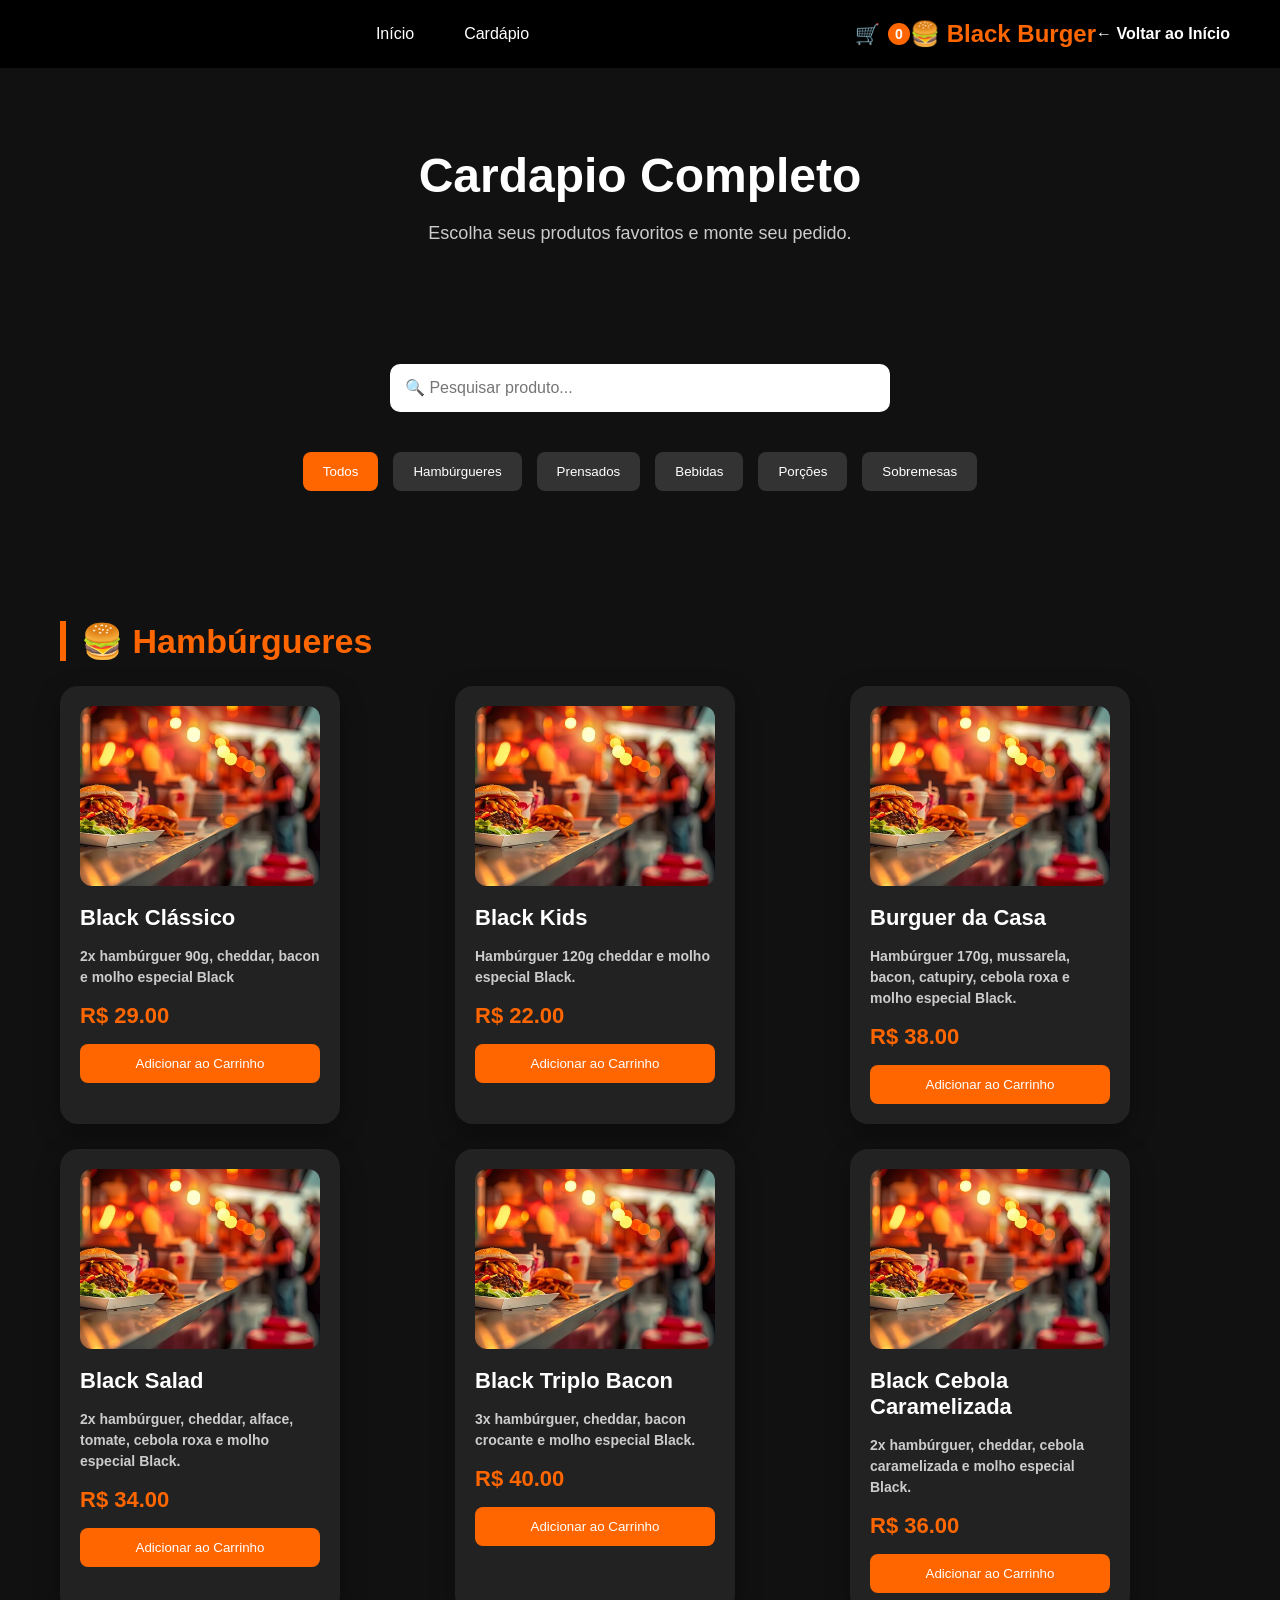
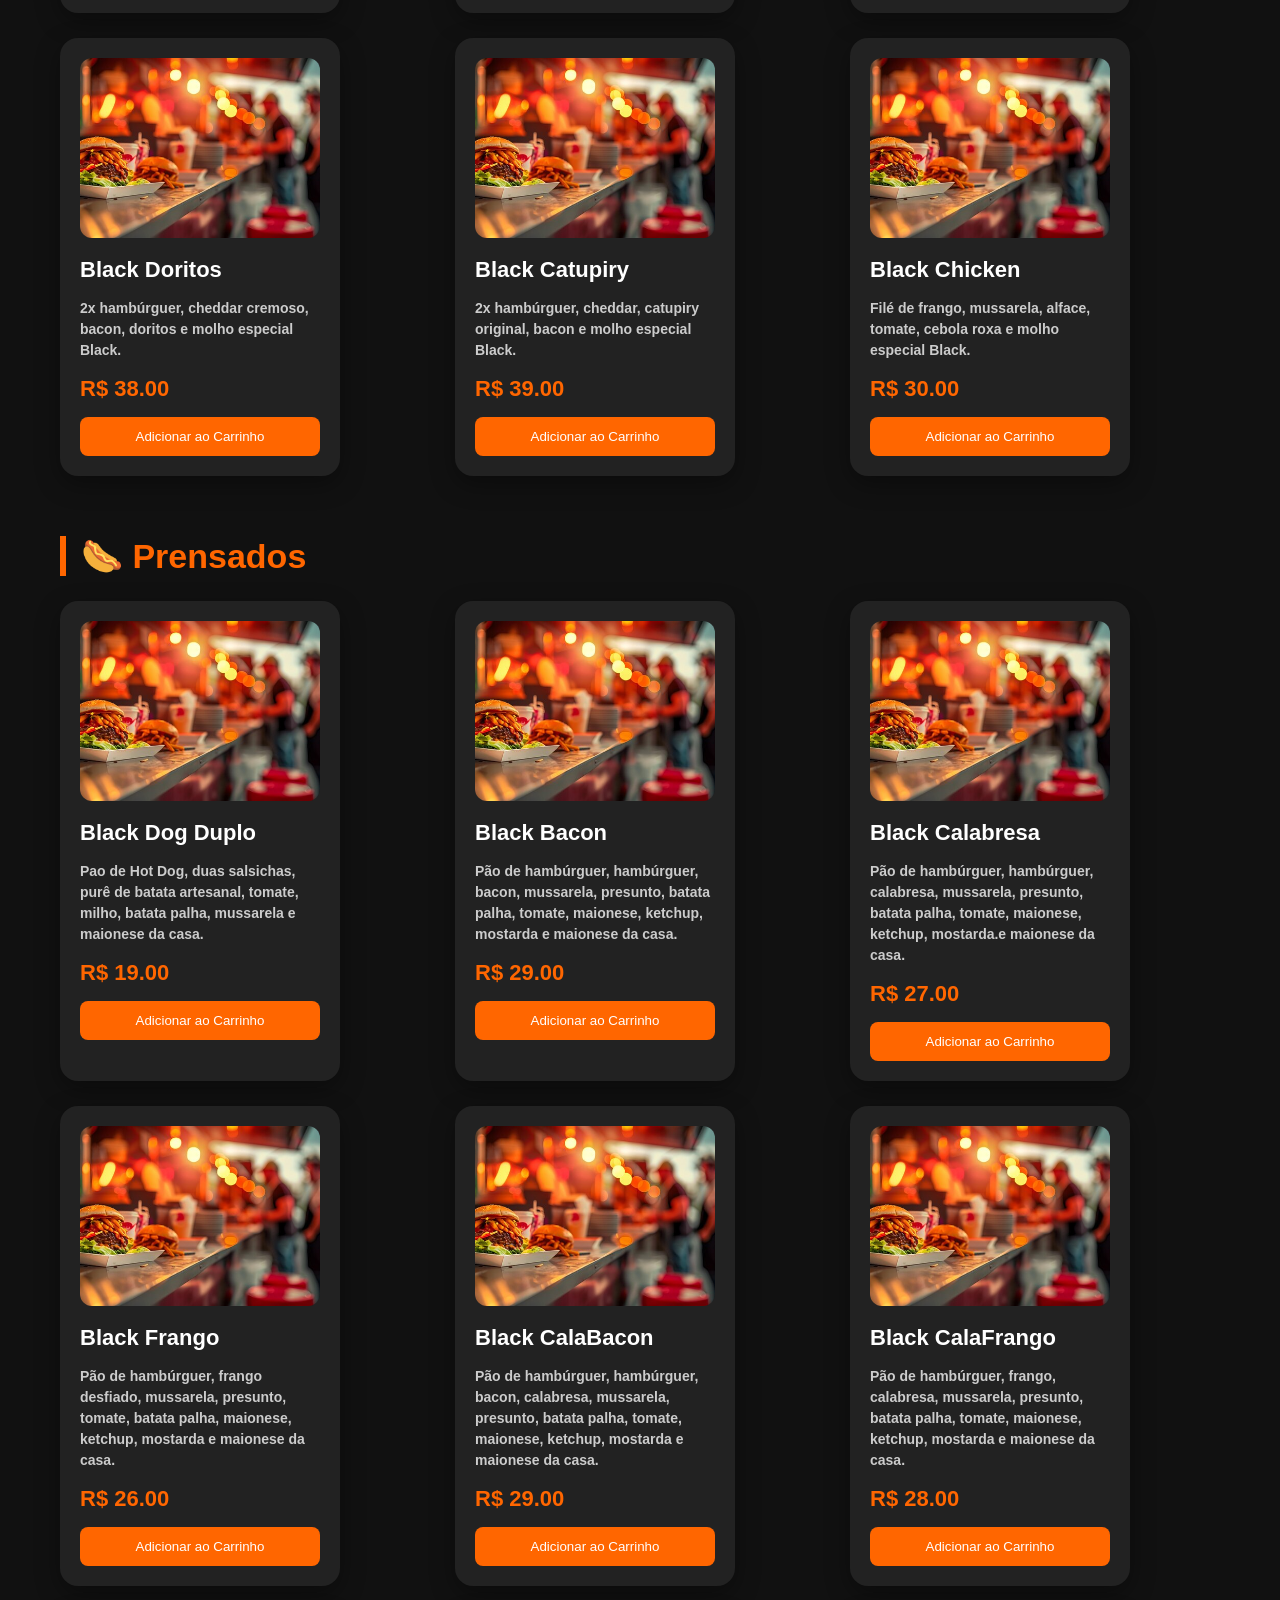
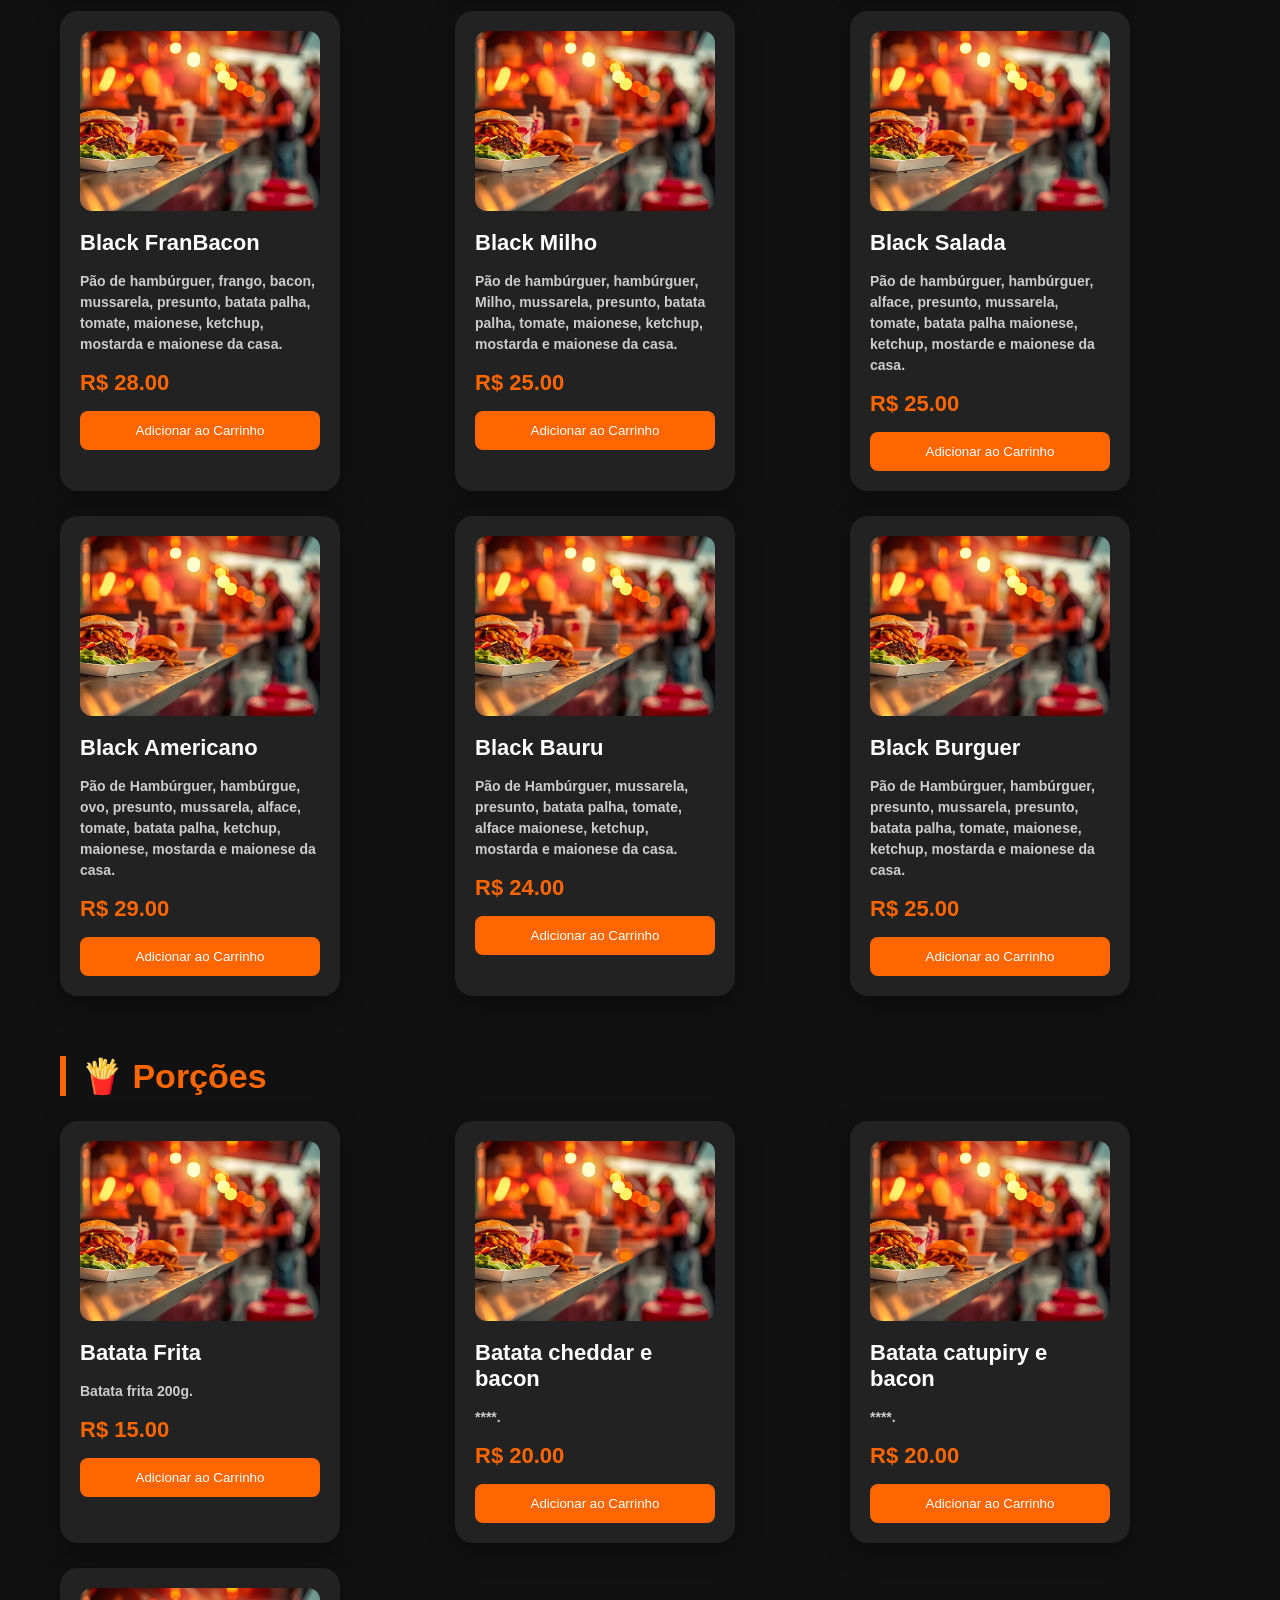
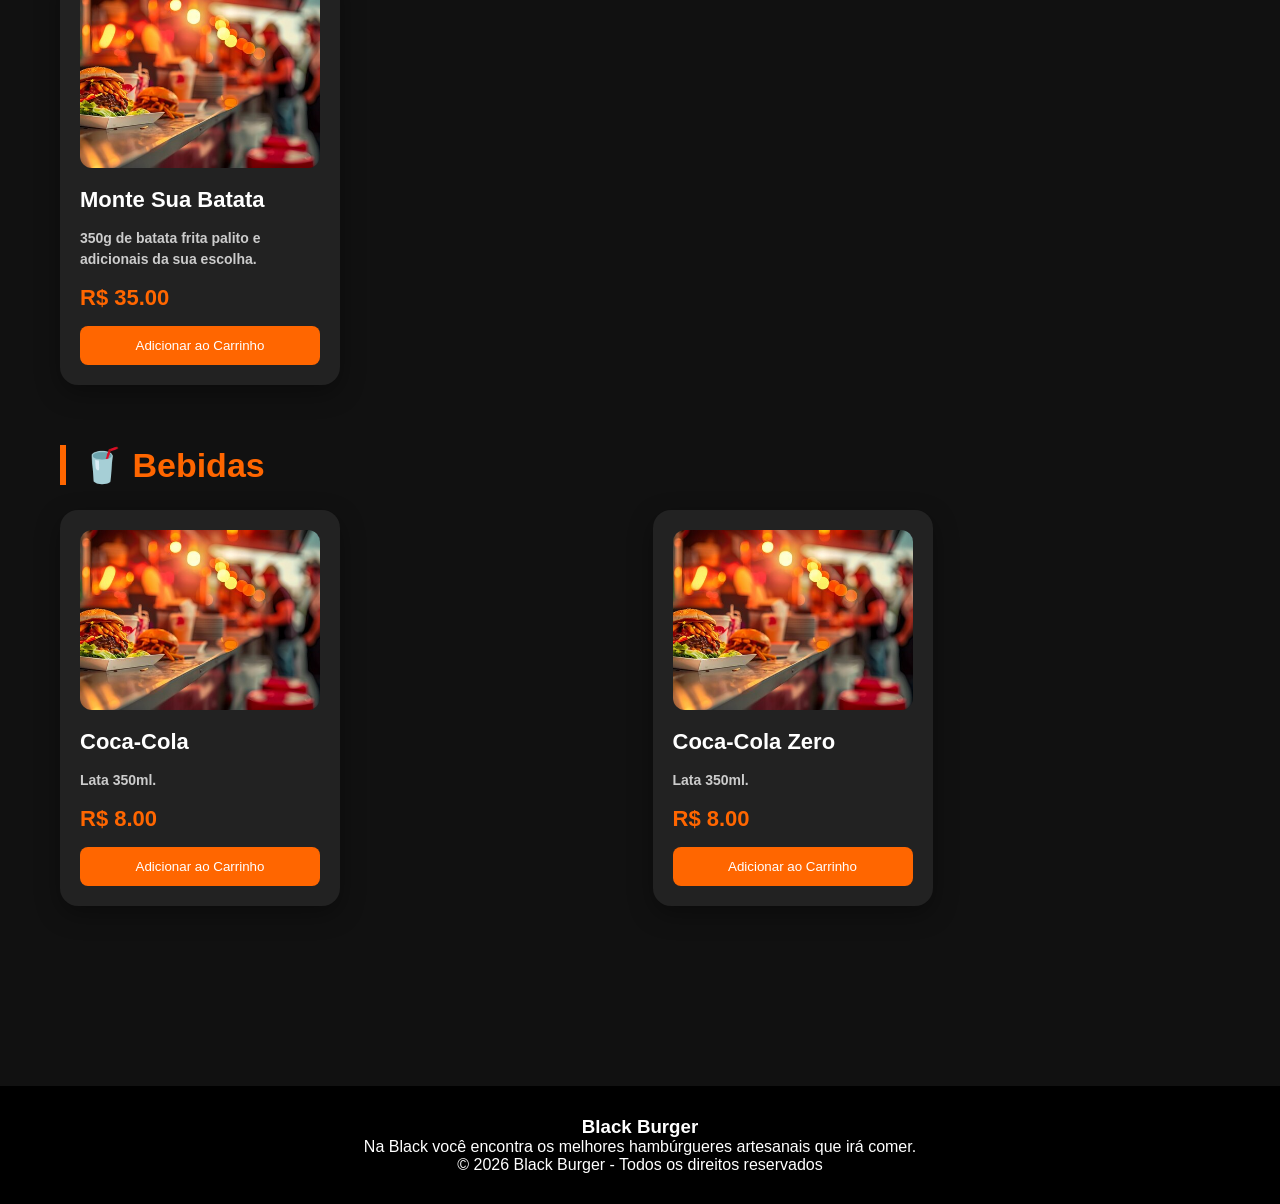
<file: cardapio.html>
<!DOCTYPE html>
<html lang="pt-BR">
<head>
  <meta charset="UTF-8">
  <title>Cardápio - Black Burger</title>
  <link rel="stylesheet" href="css/style.css">
  <link rel="stylesheet" href="css/cardapio.css">
  <link rel="stylesheet" href="css/responsivo.css">
</head>

<body>

  <nav class="navbar-cardapio">

     <ul class="nav-menu">
    <li><a href="index.html">Início</a></li>
    <li><a href="#">Cardápio</a></li>
  </ul>

  <div class="carrinho">
            🛒 <span>0</span>

  </div>
  
    <h2>🍔 Black Burger</h2>
  <a href="index.html" class="voltar">
     ← Voltar ao Início
  </a>

  </nav>

  <div id="overlay" class="overlay">
    <div class="painel-carrinho">

        <div class="topo-carrinho">
            <h2>Seu Carrinho</h2>

            <button id="fecharCarrinho">
                ✖
            </button>

        </div>

        <div id="lista-carrinho">
        </div>

        <h3 id="total">
            Total: R$ 0,00
        </h3>

        <button id="limparCarrinho">
             🗑 Esvaziar Carrinho
        </button>

        <button id="finalizarPedido">
            Finalizar Pedido
        </button>

    </div>
</div>

<!-- MODAL PARA FORMULARIO DO PEDIDO-->

<div id="modalPedido" class="modal-pedido">
    <div class="conteudo-modal">
        <div class="topo-modal">

            <h2>Finalizar Pedido</h2>

            <button id="fecharModalPedido">
                ✖
            </button>

        </div>

        <div class="formulario">

            <input
            type="text"
            id="nomeCliente"
            placeholder="Nome">

            <input
            type="text"
            id="telefoneCliente"
            placeholder="Telefone">


            <div class="tipo-pedido">

    <label>
        <input type="radio" name="tipoPedido" value="Entrega" checked>
        🚚 Entrega
    </label>

    <label>
        <input type="radio" name="tipoPedido" value="Retirada">
        🏪 Retirada
    </label>

</div>

<div id="dadosEntrega">

<input
type="text"
id="enderecoCliente"
placeholder="Endereço">

<input
type="text"
id="numeroCliente"
placeholder="Número">

<input
type="text"
id="complementoCliente"
placeholder="Complemento">

</div>

            <select id="pagamentoCliente">

                <option value="">
                    Forma de pagamento
                </option>

                <option>
                    Pix
                </option>

                <option>
                    Cartão
                </option>

                <option>
                    Dinheiro
                </option>

            </select>

            <textarea
            id="observacaoCliente"
            placeholder="Observações"></textarea>

            <button id="enviarPedido">
                Enviar Pedido
            </button>

        </div>
    </div>
</div>

  <header class="hero-cardapio">

  <h1>Cardapio Completo</h1>
  <p> Escolha seus produtos favoritos e monte seu pedido.</p>

  </header>

<section class="pesquisa">

  <input
  type="text"
  id="pesquisa"
  placeholder="🔍 Pesquisar produto..."
  >

</section>

<section class="filtros">

    <button class="filtro ativo" data-categoria="todos">
        Todos
    </button>

    <button class="filtro" data-categoria="hamburguer">
        Hambúrgueres
    </button>

    <button class="filtro" data-categoria="prensado">
        Prensados
    </button>

    <button class="filtro" data-categoria="bebida">
        Bebidas
    </button>

    <button class="filtro" data-categoria="porcao">
        Porções
    </button>

    <button class="filtro" data-categoria="sobremesa">
        Sobremesas
    </button>

</section>

<main>

  <div id="produtos"> </div>
  
</main>

<div id="toast" class="toast">
  Produto adicionado ao carrinho!
</div>

<div id="modalCombo" class="modal-combo">
    <div class="modal-conteudo">
        <h2 id="tituloCombo"></h2>
        <p>Escolha como deseja seu pedido:</p>

        <button id="btnLanche" class="btn-opcao">
            🍔 Apenas Lanche
        <small id="precoLanche"></small>
    </button>

   <button id="btnCombo" class="btn-opcao destaque">
    🍟 Combo ⭐
    <small>
        Acompanha Batata Frita + Refrigerante
    </small>
    <small id="precoCombo"></small>
</button>

        <button id="fecharModalCombo" class="btn-fechar">
            Cancelar
        </button>

    </div>

</div>

<footer>

  <h3>Black Burger</h3>


  <p>Na Black você encontra os melhores hambúrgueres artesanais que irá comer.</p>
  

  <p>
© 2026 Black Burger - Todos os direitos reservados
</p>
</footer>

<script src="js/produtos.js"></script>
<script src="js/toast.js"></script>
<script src="js/carrinho.js"></script>
<script src="js/cardapio.js"></script>


</body>
</html>
</file>
<file: css/style.css>
* {
      margin: 0;
      padding: 0;
      box-sizing: border-box;
      font-family: 'Poppins', sans-serif;
    }

   body {
    background: #111;
  color: white;
} 

    nav{
  display: flex;
  justify-content: space-between;
  align-items: center;

  padding: 20px 50px;

  background: rgba(0,0,0,0.7);
  position: fixed;
  width: 100%;
  z-index: 1000;
}

.nav-menu{
  display: flex;
  justify-content: center;
  align-items: center;
  gap: 50px;
  list-style: none;
  flex: 1;
}

.carrinho{
  display: flex;
  align-items: center;
  gap: 8px;
  font-size: 20px;
  cursor: pointer;
}

.carrinho span{
    background:#ff6600;
    color:white;
    width:22px;
    height:22px;
    border-radius:50%;
    display:flex;
    justify-content:center;
    align-items:center;
    font-size:14px;
    font-weight:bold;
}

nav a{
  color: white;
  text-decoration: none;
}
    
    .hero {
      height: 100vh;
      background: 
    linear-gradient(rgba(0,0,0,0.6), rgba(0,0,0,0.6)),
   url('../imagens/logo.jpeg') no-repeat center/cover;
      text-align: center;
      padding-top: 100px;
      display: flex;
      flex-direction: column;
      justify-content: center;
      align-items: center;
    }

    .hero h1 {
      font-size: 5rem;
      margin-bottom: 20px;
    }

    .hero p{
      font-size:1.2rem;
      max-width: 600px;
      line-height: 1.6;
      margin-bottom: 40px;
    }

    .hero-info{
      margin-bottom:40px;
      color: #ffcc66;
      font-size: 18px;
      font-weight: 600;
    }

.diferenciais{
  padding: 80px 20px;
  text-align: center;
  background: #181818;
}

.diferenciais h2{
  font-size: 2.5rem;
  margin-bottom: 50px;
}

.cards-diferenciais{
  display: flex;
  justify-content: center;
  gap: 30px;
  flex-wrap: wrap;
}

.card-diferencial{
  background: #222;
  padding: 30px;
   width: 300px;
  transition: .3s;
  border-radius: 15px;
}

.card-diferencial:hover{
  transform: translateY(-8px);
}

.card-diferencial h3{
  font-size: 45px;
  margin-bottom: 20px;
}

.card-diferencial h4{
  color: #ff6600;
  margin-bottom: 15px;
  font-size: 22px;
}

.card-diferencial p{
  color: #ccc;
  line-height: 1.6;
}

    .sobre {
      text-align: center;
      padding: 50px 20px;
    }

    .sobre h2 {
      font-size: 2.5rem;
      margin-bottom: 10px ;
    }
   
.cardapio {
  text-align: center;
  padding: 50px 20px;
  margin-top: 40px;
}

.btn:hover{
   transform: translateY(-2px) scale(1.03);
    background:#ff8533;
    box-shadow:0 8px 18px rgba(255,102,0,.35);
}

   .btn{
    display: inline-block;
    background: #ff6600;
    color: white;
    padding: 18px 45px;
    border-radius: 10px;
    text-decoration: none;
    font-weight: bold;
    transition: 0.3s;
    box-shadow: 0 8px 20px rgba(255,102,0,.4);
    letter-spacing:1px;
} 
.btn-card:hover{
  background: #ff8533;
  transform:translateY(-3px);
}

    .destaques {
      padding: 80px 20px;
      text-align: center;
    }

    .destaques h2 {
      margin-bottom: 20px;
    }

    .descricao{
      color: #ccc;
      font-size:14px;
      margin: 15px 0;
      line-height: 1.5;
    }

    .preco{
      color: #ff6600;
      font-size: 22px;
      font-weight: bold;
    }

    .btn-card{
      background:#ff6600;
      color: white;
      padding:12px;
      border: none;
      border-radius:8px;
      cursor: pointer;
      width:100%;
      margin-top:15px;
      transition:.3s;
    }

    .avaliacao{
      color: #FFD700;
      font-size: 18px;
      margin-top: 12px;
    
    }
    .cards {
      display: flex;
      flex-wrap: wrap;
      justify-content: center;
      gap: 20px;
    }

    .card {
      background: #222;
      padding: 20px;
      border-radius: 18px;
      width: 280px;
      transition: .3s;
      overflow: hidden;
      box-shadow: 0 8px 25px rgba(0,0,0,.35);
    }

    .card h3{
      margin: 15px 0 8px;
      font-size: 22px;
    }

    .card p{
      font-weight: bold;
    }

    
    .card img {
      width: 100%;
      border-radius: 12px;
       height: 180px;
       object-fit: cover;
       transition: .4s;
    }

    .card:hover img{
      transform: scale(1.05);
    }

    .card:hover{
  transform: translateY(-5px);
}

.painel-carrinho{
    width:420px;
    height:100vh;
    max-width:100%;
    background:#1b1b1b;
    color: white;
    display:flex;
    flex-direction:column;
    transform: translateX(100%);
    transition: .35s;
    box-shadow:-5px 0 20px rgba(0,0,0,.4);
}

#total{
  color:white;
}

.overlay.ativo .painel-carrinho{
    transform:translateX(0);
}

.topo-carrinho{
    display:flex;
    justify-content:space-between;
    align-items:center;
    padding:20px;
    border-bottom: 1px solid #333;
}

.topo-carrinho h2{
  margin: 0;
}

.painel-carrinho h2{
  color: #ff6600;
}

#fecharCarrinho{
    background:none;
    border:none;
    font-size:24px;
    cursor:pointer;
    transition:.3s;
    position: relative;
    z-index:99999;
}

#fecharCarrinho:hover{
    transform:rotate(90deg);
}

#lista-carrinho{
  flex:1;
  overflow-y:auto ;
  padding:20px;
}

#total{
    padding:15px 20px;
    border-top:1px solid #ddd;
    font-size:20px;
    font-weight:bold;
}

#finalizarPedido{
  width:calc(100% - 40px);
  margin: 20px;
  border-radius: 10px;
  transition: .3s ease;
  color: white;
  background-color: #ff6600;
  cursor: pointer;
  border:none;
  margin-top: 15px;
  padding: 12px 18px;
  font-size: 14px;
  font-weight: bold;
  box-shadow: 0 4px 10px rgba(0,0,0,0.3);
}

#finalizarPedido:hover {
  transform: translateY(-4px);
  background-color: #ff7b26;
  box-shadow:0 8px 18px rgba(255,102,0,.45);
}

#finalizarPedido:active{
  transform: scale(.97);
}

.escondido{
  display:none;
}

#total{
 padding:20px;
 font-size:22px;
 color:#fff;   
 border-top:1px solid #333;
 font-weight:bold;
}

.controle-quantidade{
    display:flex;
    justify-content:center;
    align-items:center;
    gap:12px;
    margin:15px 0;
}

.controle-quantidade button{
    width:35px;
    height:35px;
    border:none;
    border-radius:8px;
    background:#ff6600;
    color:white;
    cursor:pointer;
    font-size:18px;
}

.controle-quantidade span{
    font-size:18px;
    font-weight:bold;
    min-width:20px;
    text-align:center;
}

.remover{
    width:100%;
    margin-top:12px;
    padding:10px;
    background:#c0392b;
    border:none;
    color:white;
    border-radius:8px;
    cursor:pointer;
    transition:.3s;
}

.remover:hover{
    background:#e74c3c;
}

    footer {
      text-align: center;
      padding: 30px;
      background: #000;
      margin-top: 50px;
    }

    #toast{
    position: fixed;
    right: 20px;
    bottom: 20px;
    background: #222;
    color: white;
    padding: 15px 20px;
    border-left: 5px solid #ff6600;
    border-radius: 10px;
    box-shadow: 0 10px 25px rgba(0,0,0,.35);
    opacity: 0;
    pointer-events: none;
    transform: translateY(30px);
    transition: .3s;
    z-index: 9999;
}

#toast.mostrar{
    opacity: 1;
    transform: translateY(0);
}

.carrinho-vazio{
    text-align:center;
    padding:35px 10px;
    color:#ccc;
}

.carrinho-vazio h3{
    font-size:42px;
    margin-bottom:15px;
}

.carrinho-vazio p{
    font-weight:bold;
    margin-bottom:8px;
}

.carrinho-vazio small{
    color:#888;
    line-height:1.5;
}

/* FUNDO ESCURO */

.overlay{
    position: fixed;
    inset: 0;
    background: rgba(0,0,0,.55);
    display: flex;
    justify-content: flex-end;
    opacity: 0;
    visibility: hidden;
    transition: .35s;
    z-index: 9999;
}

.overlay.ativo{
    opacity: 1;
    visibility: visible;
}

.item-carrinho{
    background: #222;
    border: 1px solid #333;
    border-radius: 12px;
    padding: 15px;
    margin-bottom: 15px;
    transition: .3s;
}

.item-carrinho:hover{
    border-color: #ff6600;
    transform: translateY(-2px);
}

.item-carrinho h4{
    color:#fff;
    font-size:18px;
    margin-bottom:10px;
}

.subtotal{
    text-align:center;
    font-size:18px;
    font-weight:bold;
    color:#ff6600;
    margin:10px 0;
}

.controle-quantidade button:hover{
    background:#ff8533;
}

.controle-quantidade button:active{
    transform:scale(.95);
}




.modal-combo{
    position: fixed;
    inset: 0;
    background: rgba(0,0,0,.6);
    display: none;
    justify-content: center;
    align-items: center;
    z-index: 9999;
}

.modal-combo.ativo{
    display: flex;
}

.modal-conteudo{
    width: 90%;
    max-width: 380px;
    background: #1a1a1a;
    color:white;
    border:2px solid #ff6600;
    border-radius: 15px;
    padding: 25px;
    text-align: center;
    animation: aparecer .3s ease;
}

.modal-conteudo h2{
    margin-bottom: 10px;
}

.modal-conteudo p{
    margin-bottom: 20px;
    color: #d6d6d6;
}

.btn-opcao{
    width: 100%;
    border: none;
    border-radius: 10px;
    padding: 15px;
    margin-bottom: 12px;
    background: #ff6600;
    color: white;
    font-size: 16px;
    font-weight: bold;
    cursor: pointer;
    transition: .3s;
}

.btn-opcao:hover{
    transform: translateY(-3px);
}

.btn-opcao small{
    display: block;
    font-size: 13px;
    margin-top: 5px;
}

.btn-fechar{
    width: 100%;
    border:1px solid #2c2c2c;
    background: #2c2c2c;
    color:white;
    padding: 12px;
    border-radius: 10px;
    cursor: pointer;
    transition: .3s;
}

.btn-fechar:hover{
    background: #3b3b3b;
}

.destaque{
    position: relative;
    border:2px solid #ffd700;
    box-shadow:0 0 15px rgba(255,215,0,.35);
}

.destaque::before{
    content:"MAIS PEDIDO";
    position:absolute;
    top:-12px;
    right:12px;
    background:#ff6600;
    color:white;
    padding:3px 8px;
    border-radius:20px;
    font-size:11px;
    font-weight:bold;
}

.texto-combo{
    display:block;
    margin-top:5px;
    font-size:13px;
    color:#ffe082;
    font-weight:500;
}

.modal-pedido{
  position:fixed;
  inset:0;
  background:rgba(0,0,0,.65);
  display:flex;
  justify-content:center;
  align-items:center;
  opacity:0;
  visibility:hidden;
  transition:.35s;
  z-index:10000;
}

.modal-pedido.ativo{
    opacity:1;
    visibility:visible;
}

.conteudo-modal{
    width:95%;
    max-width:500px;
    background:#1b1b1b;
    border-radius:15px;
    padding:25px;
    box-shadow:0 15px 35px rgba(0,0,0,.45);
}

.topo-modal{
    display:flex;
    justify-content:space-between;
    align-items:center;
    margin-bottom:25px;
}

.topo-modal h2{
    color:#ff6600;
}

#fecharModalPedido{
    background:none;
    border:none;
    color:white;
    font-size:26px;
    cursor:pointer;
    transition:.3s;
}

#fecharModalPedido:hover{
    color:#ff6600;
    transform:rotate(90deg);
}

.formulario{
    display:flex;
    flex-direction:column;
    gap:15px;
}

.formulario input,
.formulario select,
.formulario textarea{
    width:100%;
    padding:14px;
    background:#2b2b2b;
    color:white;
    border:1px solid #444;
    border-radius:8px;
    outline:none;
    font-size:15px;
}

.formulario input:focus,
.formulario select:focus,
.formulario textarea:focus{
    border-color:#ff6600;
}

#finalizarPedido:active,
#enviarPedido:active,
#limparCarrinho:active,
.btn-card:active,
.btn:active{
    transform:scale(.96);
}

.formulario textarea{
    height:100px;
    resize:none;
}

#enviarPedido{
    background:#ff6600;
    color:white;
    border:none;
    padding:15px;
    border-radius:10px;
    cursor:pointer;
    font-size:16px;
    font-weight:bold;
    transition:.3s;
}

#enviarPedido:hover{
    background:#ff8533;
    transform:translateY(-3px);
}

@keyframes aparecer{

    from{
        opacity:0;
        transform:scale(.9);
    }

    to{
        opacity:1;
        transform:scale(1);
    }

}

.preco-item{
    font-size:14px;
    color:#777;
    margin:5px 0;
}


.subtotal{
    font-weight:bold;
    color:#ff6600;
    margin:10px 0;
}

#limparCarrinho{
    width:100%;
    padding:12px;
    margin-top:10px;
    border:none;
    border-radius:10px;
    background:#b71c1c;
    color:white;
    font-size:16px;
    font-weight:bold;
    cursor:pointer;
    transition:.3s;
}


#limparCarrinho:hover{
    background:#d32f2f;
    transform:translateY(-2px);
    box-shadow:0 8px 15px rgba(198,40,40,.4);
}
</file>
<file: css/cardapio.css>
body{
    background:#111;
    color:white;
    font-family:'Poppins',sans-serif;
}

.navbar-cardapio{
    display:flex;
    justify-content:space-between;
    align-items:center;
    padding:20px 50px;
    background:#000;
    position:sticky;
    top:0;
    z-index:1000;
}

.navbar-cardapio h2{
    color:#ff6600;
}

.voltar{
    color:white;
    text-decoration:none;
    font-weight:bold;
    transition:.3s;
}

.voltar:hover{
    color:#ff6600;
}

.hero-cardapio{
    text-align:center;
    padding:80px 20px;
}

.hero-cardapio h1{
    font-size:48px;
    margin-bottom:20px;
}

.hero-cardapio p{
    color:#ccc;
    font-size:18px;
}

.pesquisa{
    display:flex;
    justify-content:center;
    margin:40px 0;
}

#pesquisa{
    width:500px;
    max-width:90%;
    padding:15px;
    border:none;
    border-radius:10px;
    font-size:16px;
}

.filtros{
    display:flex;
    justify-content:center;
    gap:15px;
    flex-wrap:wrap;
    margin-bottom:50px;
}

.filtro{
    padding:12px 20px;
    border:none;
    border-radius:8px;
    cursor:pointer;
    background:#333;
    color:white;
    transition:.3s;
}

.filtro:hover{
    background:#ff6600;
}

.filtro.ativo{
    background:#ff6600;
}

#produtos{
    padding:20px 60px 80px;
}

.grid-categoria{
    display:grid;
    grid-template-columns:repeat(auto-fit,minmax(280px,1fr));
    gap:25px;
    margin-bottom:50px;
}

.titulo-categoria{
    margin:60px 0 25px;
    color:#ff6600;
    font-size:34px;
    border-left:6px solid #ff6600;
    padding-left:15px;
}

.grid-categoria{
    display:grid;
    grid-template-columns:repeat(auto-fit,minmax(280px,1fr));
    gap:25px;
    margin-bottom:50px;
}
</file>
<file: css/responsivo.css>
@media (max-width:768px){

nav,
.navbar-cardapio{
    padding:15px 25px;
}

.nav-menu{
    gap:25px;
}

.hero h1{
    font-size:3.5rem;
}

.hero p{
    font-size:18px;
}

.cards{
    gap:25px;
}

.card{
    width:320px;
}

.cards-diferenciais{
    gap:20px;
}

.card-diferencial{
    width:320px;
}

#produtos{
    padding:20px;
}

.hero-cardapio h1{
    font-size:40px;
}

.hero-cardapio p{
    font-size:17px;
}

.painel-carrinho{
    width:380px;
}

}

@media(max-width:600px){

nav{
    padding:12px 20px;
}

.nav-menu{
    gap:15px;
}

.nav-menu a{
    font-size:12px;
}

.hero{
    background-position:center;
}

.hero h1{
    font-size:2.4rem;
    line-height:1.1;
}

.hero p{
    font-size:15px;
    padding:0 20px;
}

.cards{
    flex-direction:column;
    align-items:center;
}

.card{
    width:100%;
    padding:18px;
    max-width:350px;
}

.btn{
    padding:14px 30px;
}

.grid-categoria{
    display:grid;
    grid-template-columns:1fr;
    gap:20px;
    padding:10px;
}

.grid-categoria .card{
    width:100%;
    max-width:350px;
    margin:auto;
}

.painel-carrinho{
    width:100%;
}

.grid-categoria .card img{
    height:180px;
}

.cards-diferenciais{
    flex-direction:column;
    align-items:center;
}

.card-diferencial{
    width:100%;
    max-width:350px;
}

.hero-info{
    font-size:15px;
}

.hero-cardapio h1{
    font-size:34px;
}

.hero-cardapio p{
    font-size:15px;
    padding:0 20px;
}

.titulo-categoria{
    font-size:28px;
}

.grid-categoria{
    display:flex;
    flex-direction:column;
    align-items:center;
}

footer{
    padding:30px 20px;
}

footer p{
    font-size:14px;
}

}
</file>
